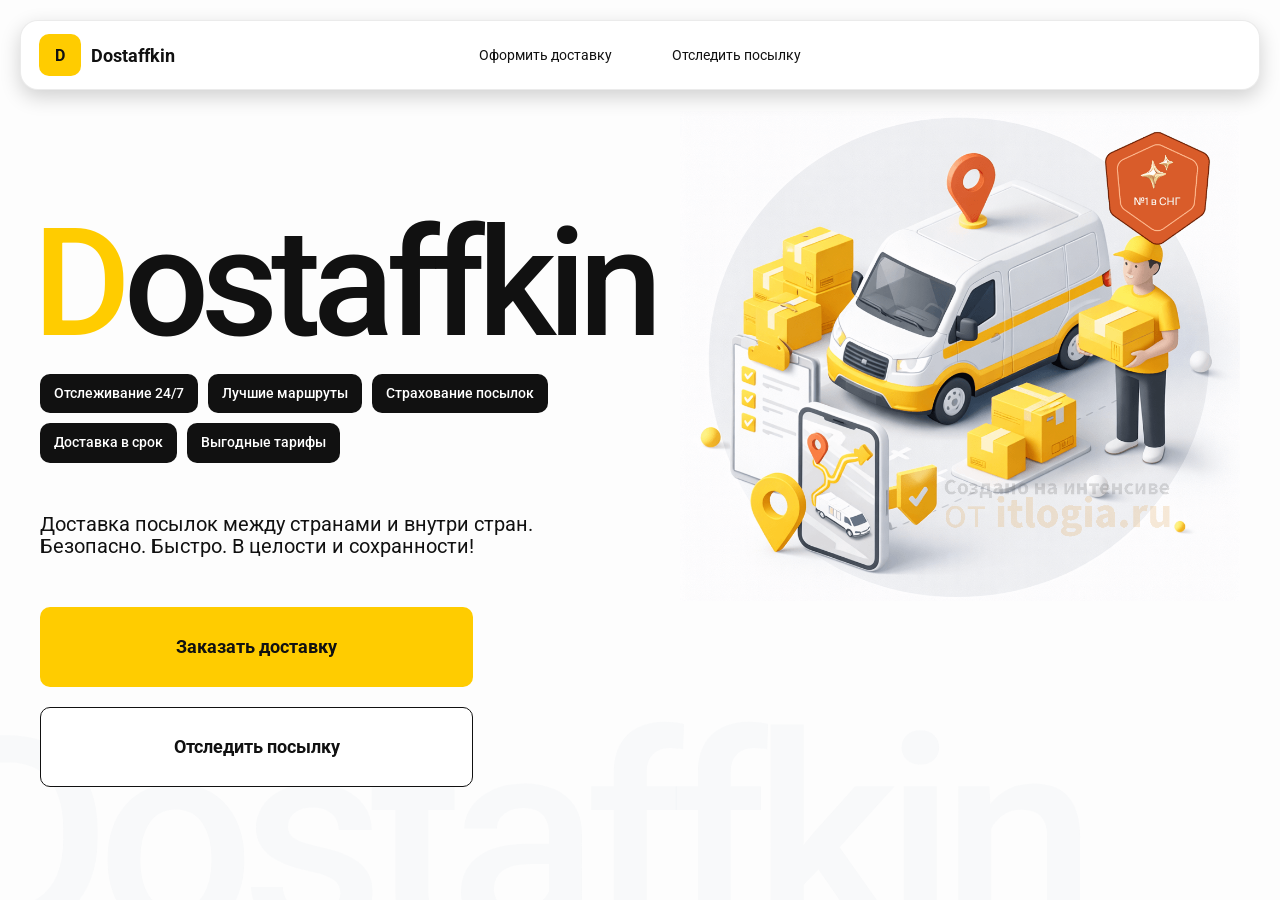
<file: index.html>
<!doctype html>
<html lang="ru">

<head>
    <meta charset="utf-8" />
    <meta name="viewport" content="width=device-width,initial-scale=1,maximum-scale=1,user-scalable=0" />
    <title>Dostaffkin — Доставка посылок между странами и внутри стран. Безопасно. Быстро. В целости и сохранности!
    </title>

    <link href="styles/base.css" rel="stylesheet" />
    <link href="styles/base.adaptive.css" rel="stylesheet" />
    <link href="styles/index.css" rel="stylesheet" />
   <link href="styles/index_adaptive.css" rel="stylesheet" />
</head>

<body>

    <div class="container">
        <header class="header">
            <a class="header-brand" href="#">
                <div class="header-logo">D</div>
                <div class="header-title">Dostaffkin</div>
            </a>
            <nav class="header-menu">
                <a class="header-link" href="./order.html">Оформить <span>доставку</span></a>
                <a class="header-link" href="./track.html">Отследить <span>посылку</span></a>
            </nav>
        </header>
        <main class="main">
            <section class="main-info">
                <div class="main-title">
                    <span>D</span>ostaffkin
                </div>
                <div class="main-features">
                    <div class="main-feature">Отслеживание 24/7</div>
                    <div class="main-feature">Лучшие маршруты</div>
                    <div class="main-feature">Страхование посылок</div>
                    <div class="main-feature">Доставка в срок</div>
                    <div class="main-feature">Выгодные тарифы</div>
                </div>
                <div class="main-description">
                    Доставка посылок между странами и внутри стран.
                    Безопасно. Быстро. В целости и сохранности!
                </div>
                <div class="main-actions">
                    <a class="button" type="button" href="./order.html">Заказать доставку</a>
                    <a class="button button-white" type="button" href="./track.html">Отследить посылку</a>
                </div>
            </section>
            <div class="main-title-ghost">Dostaffkin</div>
            <section class="main-image">
                <img src="images/main-image.png" alt="Main image" />
            </section>



        </main>
    </div>


</body>

</html>
</file>
<file: styles/base.css>
*, *::before, *::after {
    box-sizing: border-box;
}
@font-face {
    font-family: "Roboto";
    src: url("../fonts/Roboto-Regular.ttf");
    font-weight: normal;
}

@font-face {
    font-family: "Roboto";
    src: url("../fonts/Roboto-Bold.ttf");
    font-weight: bold;
}

@font-face {
    font-family: "Roboto";
    src: url("../fonts/Roboto-Medium.ttf");
    font-weight: 500;
}

html, body {
    margin: 0;
    color: #111111;
    font-family: "Roboto", sans-serif;
}

body {
    background: #FDFDFD;
}

.header {
    border-radius: 18px;
    box-shadow: 0 7px 20px 0 #0000002E;
    backdrop-filter: blur(10px);
    background: #ffffff;
    left: 20px;
    border: 1px solid rgba(0, 0, 0, 0.08);
    position: fixed;
    right: 20px;
    top: 20px;
    padding: 14px 18px;
    height: 70px;
    display: flex;
    align-items: center;
    z-index: 6;
}
.header-brand {
    display: flex;
    align-items: center;
    text-decoration: none;
    gap: 10px;
}

.header-logo {
    width: 42px;
    height: 42px;
    border-radius: 10px;
    background: #FFCC00;
    display: grid;
    place-items: center;
    font-weight: bold;
    color: #111;
}

.header-title {
    font-size: 18px;
    font-weight: bold;
    color: #111111;
    text-decoration: none;
}
.header-menu {
    display: flex;
    align-items: center;
    gap: 60px;
    margin: 0;
    position: absolute;
    left: 50%;
    transform: translateX(-50%);
}

.header-link {
    font-size: 14px;
    color: #111111;
    text-decoration: none;
}

.button {
    border: 0;
    outline: none;
    height: 44px;
    border-radius: 10px;
    font-size: 14px;
    font-weight: bold;
    cursor: pointer;
    font-family: inherit;
    transition: transform .08s ease, opacity .12s ease;
    background: #ffcc00;
    color: #111111;
    text-align: center;
    text-decoration: none;
}

.button:hover {
    background-color: #E5BC19;
}

.button:disabled {
    cursor: not-allowed;
    background-color: #FADE6E;
    color: #787878;
    transform: none;
}

.button.button-white {
    background: #ffffff;
    border: 1px solid #111111;
}

.button.button-white:hover {
    background: rgb(241 241 241);
}

.main-field {
    display: flex;
    align-items: center;
    margin-top: 6px;
    gap: 10px;
    border: 1px solid #1111111A;
    background: #FAFAFA;
    border-radius: 10px;
    padding: 10px 12px;
    position: relative;
    box-sizing: border-box;
    height: 50px;
}

.main-field.textarea {
    height: auto;
}

.main-pin {
    width: 28px;
    height: 28px;
    border-radius: 10px;
    background: rgba(17, 17, 17, 0.08);
    display: grid;
    place-items: center;
    flex: 0 0 auto;
    position: relative;
}

.main-pin::before {
    content: "";
    width: 8px;
    height: 8px;
    border-radius: 999px;
    background: orange;
    opacity: .75;
    display: block;
}

.main-field:last-child .main-pin::before {
    background: green;
    opacity: .85;
}

input, textarea {
    width: 100%;
    border: 0;
    outline: none;
    background: transparent;
    font-size: 14px;
    color: #111111;
    font-family: inherit;
}

textarea {
    resize: vertical;
    min-height: 72px;
    padding: 2px 0;
}

input::placeholder, textarea::placeholder {
    color: #7C7C7C;
}

.main-field:focus-within {
    border-color: rgba(0, 0, 0, 0.20);
    box-shadow: 0 0 0 4px rgba(255, 204, 0, 0.35);
    background: rgba(255, 255, 255, 0.75);
}
</file>
<file: styles/base.adaptive.css>
@media (max-width: 767px) {
    .header {
        left: 10px;
        right: 10px;
        top: 10px;
    }

    .header-link span {
        display: none;
    }

    .header-menu {
        gap: 20px;
        justify-content: flex-start;
        margin: 0 0 0 30px;
        position: static;
        transform: none;
    }
}

@media (max-width: 420px) {
    .header-title {
        display: none;
    }
}

@media (max-width: 374px) {
    .header-menu {
        gap: 10px;
        margin: 0 0 0 10px;
    }
}
</file>
<file: styles/index.css>
.container {
    overflow: hidden;
    min-height: 100vh;
}

 .main {
    padding: 111px 40px 40px;
    position: relative;
    display: flex;
}

.main-info {
    max-width: 840px;
    width: 100%;
    position: relative;
}

.main-title {
    margin-top: 98px;
    font-weight: 500;
    font-size: 200px;
    line-height: 1;
    letter-spacing: -0.05em;
    color: #111111;
    left: -15px;
    position: relative;
}

.main-title span {
    color: #ffcc00;
}

.main-features {
    margin-top: 15px;
    display: flex;
    flex-wrap: wrap;
    gap: 10px;
}

.main-feature {
    background: #111111;
    color: #ffffff;
    padding: 12px 14px;
    font-weight: 500;
    font-size: 14px;
    line-height: 1.1;
    border-radius: 10px;
}

.main-description {
    margin-top: 50px;
    max-width: 500px;
    font-size: 20px;
    line-height: 1.1;
    color: #111111;
}

.main-actions {
    margin-top: 50px;
    display: flex;
    flex-direction: column;
    gap: 20px;
}

.main-actions .button {
    height: 80px;
    width: 433px;
    font-size: 18px;
    font-weight: bold;
    place-items: center;
    display: grid;
}

.main-title-ghost {
    position: absolute;
    z-index: -1;
    left: -70px;
    bottom: -150px;
    font-weight: 500;
    font-size: 278px;
    line-height: 1;
    letter-spacing: -0.05em;
    color: #ECEDF04D;
}

.main-image {
    width: 1024px;
    top: 100px;
    z-index: -2;
}

.main-image img {
    width: 100%;
    max-width: 1024px;
    height: auto;
    display: block;
}
</file>
<file: styles/index_adaptive.css>
@media (max-width: 1760px) {
    .main-title {
        font-size: 150px;
        left: -7px;
    }

    .main-info {
        max-width: 640px;
    }
}

@media (max-width: 1200px) {
    .main-info {
        max-width: 540px;
    }

    .main {
        padding: 111px 20px 20px;
    }

    .main-title {
        font-size: 120px;
        left: -4px;
    }

    .main-title-ghost {
        font-size: 220px;
    }
}

 @media (max-width: 1024px) {
    .main-title {
        margin-top: 30px;
    }

    .main {
        flex-direction: column-reverse;
    }

    .main-image {
        max-width: 350px;
        position: absolute;
        left: 370px;
        top: 370px;
    }

    .main-info {
        max-width: 100%;
    }

    .main-actions {
        gap: 10px;
    }

    .main-actions .button {
        height: 50px;
        font-size: 14px;
        width: auto;
        max-width: 300px;
    }

    .main-description {
        max-width: 350px;
    }
}

@media (max-width: 570px) {
    .main-title {
        font-size: 88px;
    }

    .main-description {
        max-width: 100%
    }

    .main-actions {
       width: 100%;
    }

    .main-actions .button {
        width: 100%;
        max-width: 100%
    }

    .main-image {
        max-width: 650px;
        position: absolute;
        left: 170px;
        top: 70px;
        opacity: 0.2;
    }
}

 @media (max-width: 400px) {
    .main-title {
        font-size: 70px;
    }
}
</file>
